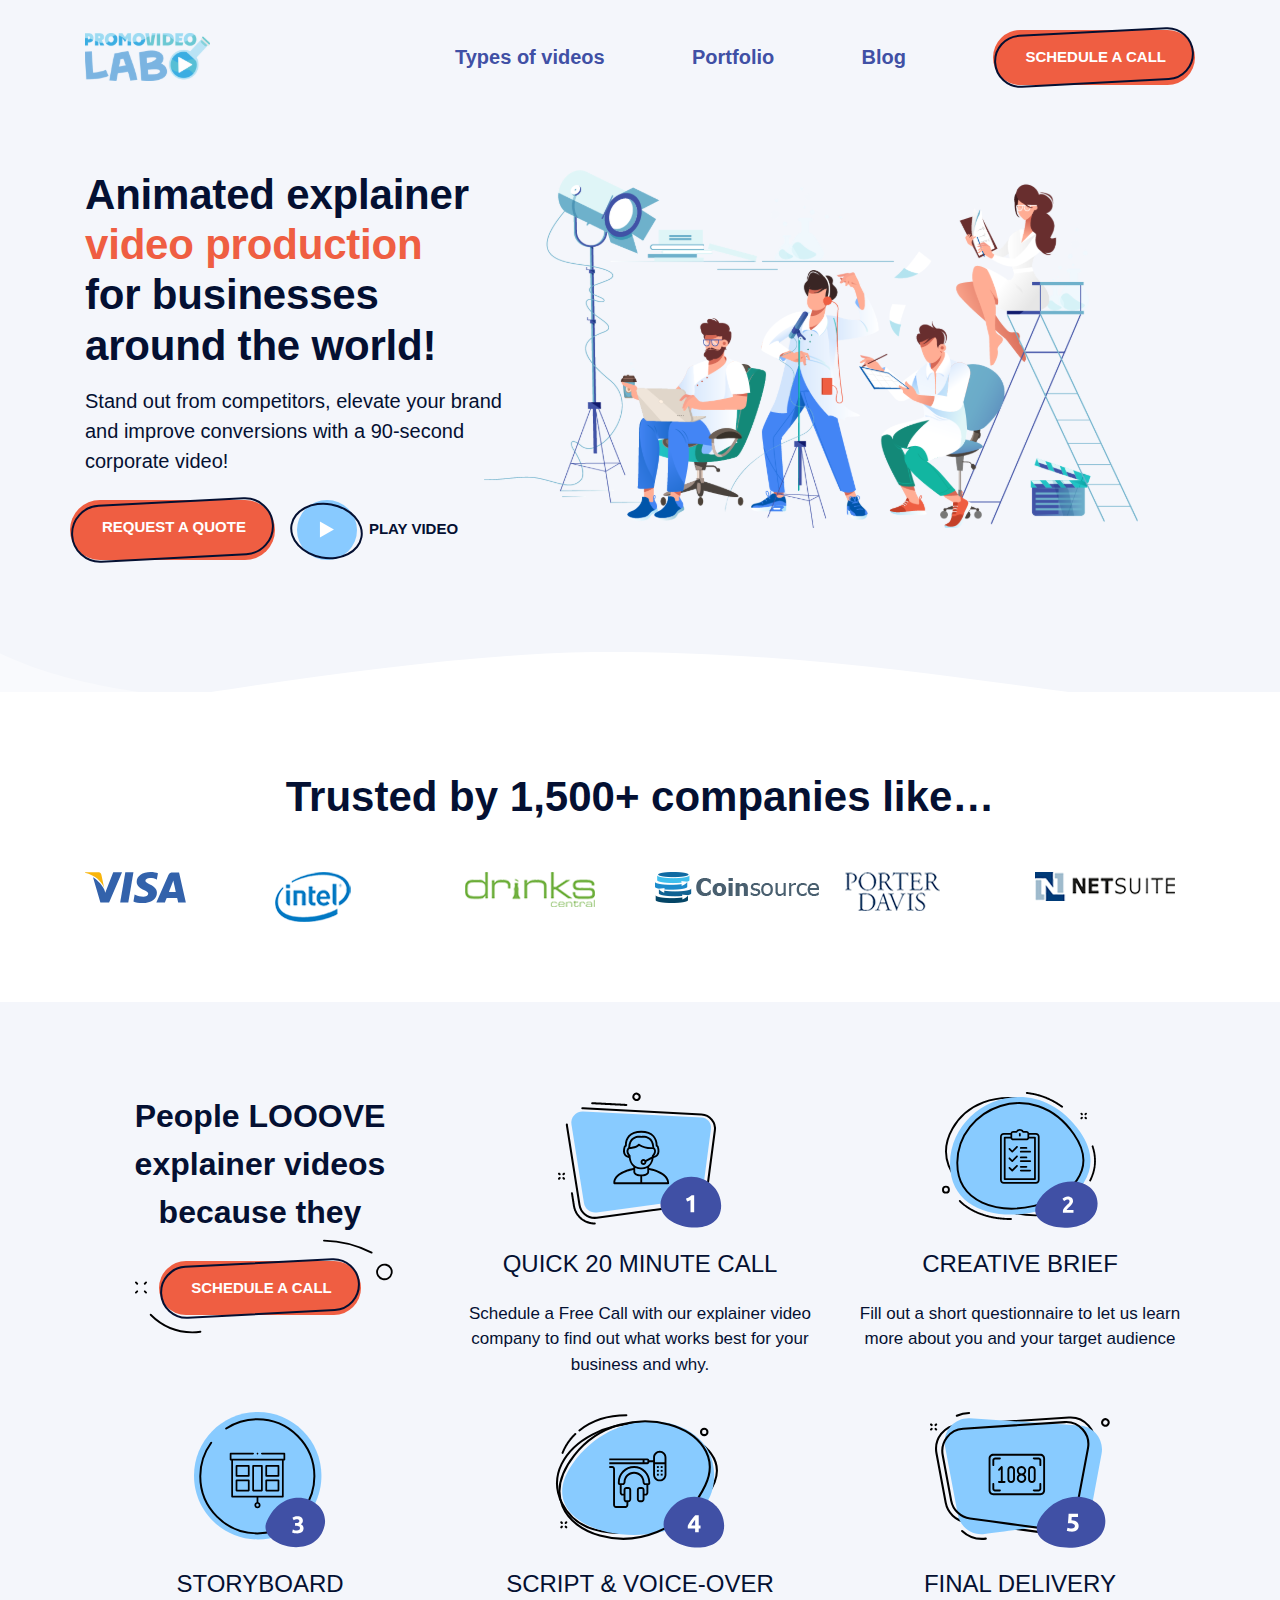
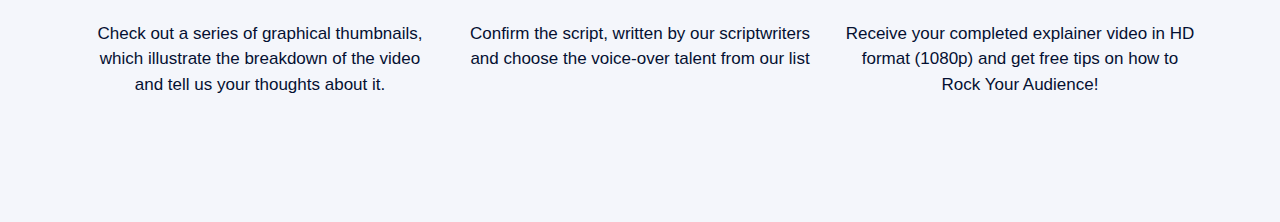
<file: index.html>
<!DOCTYPE html>
<html lang="en">

<head>
    <meta charset="UTF-8">
    <meta http-equiv="X-UA-Compatible" content="IE=edge">
    <meta name="viewport" content="width=device-width, initial-scale=1.0">
    <title>Bootstrap</title>

    <!-- Подключение Bootstrap-стилей -->
    <link rel="stylesheet" href="https://cdn.jsdelivr.net/npm/bootstrap@4.6.0/dist/css/bootstrap.min.css">

    <!-- Подключение собственных стилей -->
    <link rel="stylesheet" href="css/style.css">
</head>

<body>
    <header>
        <div class="container"><a href="#">
                <img src="img/logo.svg" alt="PromoVideoLab" class="logo">
            </a>
            <nav>
                <ul class="main-menu">
                    <li class="d-none d-lg-block"><a href="#">Types of videos</a></li>
                    <li class="d-none d-lg-block"><a href="#">Portfolio</a></li>
                    <li class="d-none d-lg-block"><a href="#">Blog</a></li>
                    <li><a class="btn" href="#">schedule a call</a></li>
                    <li class="burger-menu d-lg-none"><button></button></li>
                </ul>
            </nav>
        </div>
    </header>

    <main>
        <!-- Секция PROMO (начало) -->
        <section class="promo">
            <div class="container">
                <article class="row">
                    <div class="col-12 col-lg-5 promo-content">
                        <h1 class="title">Animated explainer <strong>video production</strong> for businesses around the
                            world!</h1>
                        <p>Stand out from competitors, elevate your brand and improve conversions with a 90-second
                            corporate video!
                        </p>
                        <div class="row buttons">
                            <a class="btn" href="#">Request a Quote</a>
                            <a class="btn-play" href="#"><span class="btn-circle btn-circle-play"></span>play video</a>
                        </div>
                    </div>
                    <img class="col-12 col-lg-7 promo-img" src="img/promo/promo-img.svg"
                        alt="Animated explainer video production for businesses around the world!">
                </article>
            </div>
        </section>
        <!-- Секция PROMO (конец) -->

        <!-- Секция COMPANIES (начало) -->
        <section class="companies">
            <div class="container">
                <h2 class="title">Trusted by 1,500+ companies like…</h2>
                <ul class="row companies-list">
                    <li class="col-6 col-sm-4 col-lg-2"><img src="img/companies/visa.svg" alt="Visa"></li>
                    <li class="col-6 col-sm-4 col-lg-2"><img src="img/companies/intel.svg" alt="Intel"></li>
                    <li class="col-6 col-sm-4 col-lg-2"><img src="img/companies/drinks.svg" alt="Drinks"></li>
                    <li class="col-6 col-sm-4 col-lg-2"><img src="img/companies/coinsource.svg" alt="CoinSource"></li>
                    <li class="col-6 col-sm-4 col-lg-2"><img src="img/companies/porter-davis.svg" alt="Porter Davis">
                    </li>
                    <li class="col-6 col-sm-4 col-lg-2"><img src="img/companies/netsuite.svg" alt="Netsuite"></li>
                </ul>
            </div>
        </section>
        <!-- Секция COMPANIES (конец) -->

        <!-- Секция STEPS (начало) -->
        <section class="steps">
            <div class="container">
                <div class="row steps-content">
                    <div class="col-12 col-md-6 col-lg-4 steps-header">
                        <h2 class="title">People LOOOVE explainer videos because they</h2>
                        <a class="btn" href="#">schedule a call</a>
                    </div>
                    <div class="col-12 col-md-6 col-lg-4 steps-item">
                        <img src="img/steps/step-1.svg" alt="QUICK 20 MINUTE CALL">
                        <h3>QUICK 20 MINUTE CALL</h3>
                        <p>Schedule a Free Call with our explainer video company to find out what works best for your
                            business
                            and why.</p>
                    </div>
                    <div class="col-12 col-md-6 col-lg-4 steps-item">
                        <img src="img/steps/step-2.svg" alt="CREATIVE BRIEF">
                        <h3>CREATIVE BRIEF</h3>
                        <p>Fill out a short questionnaire to let us learn more about you and your target audience</p>
                    </div>
                    <div class="col-12 col-md-6 col-lg-4 steps-item">
                        <img src="img/steps/step-3.svg" alt="STORYBOARD">
                        <h3>STORYBOARD</h3>
                        <p>Check out a series of graphical thumbnails, which illustrate the breakdown of the video and
                            tell us
                            your thoughts about
                            it.</p>
                    </div>
                    <div class="col-12 col-md-6 col-lg-4 steps-item">
                        <img src="img/steps/step-4.svg" alt="SCRIPT & VOICE-OVER">
                        <h3>SCRIPT & VOICE-OVER</h3>
                        <p>Confirm the script, written by our scriptwriters and choose the voice-over talent from our
                            list</p>
                    </div>
                    <div class="col-12 col-md-6 col-lg-4 steps-item">
                        <img src="img/steps/step-5.svg" alt="FINAL DELIVERY">
                        <h3>FINAL DELIVERY</h3>
                        <p>Receive your completed explainer video in HD format (1080p) and get free tips on how to Rock
                            Your
                            Audience!</p>
                    </div>
                </div>
            </div>
        </section>
        <!-- Секция STEPS (конец) -->

    </main>

    <!-- Подключение библиотеки jQuery -->
    <script src="https://code.jquery.com/jquery-3.5.1.slim.min.js"></script>

    <!-- Подключение библиотеки popper -->
    <script src="https://cdn.jsdelivr.net/npm/popper.js@1.16.1/dist/umd/popper.min.js"></script>

    <!-- Подключение скрипта Bootstrap -->
    <script src="https://cdn.jsdelivr.net/npm/bootstrap@4.6.0/dist/js/bootstrap.min.js"></script>
</body>

</html>
</file>
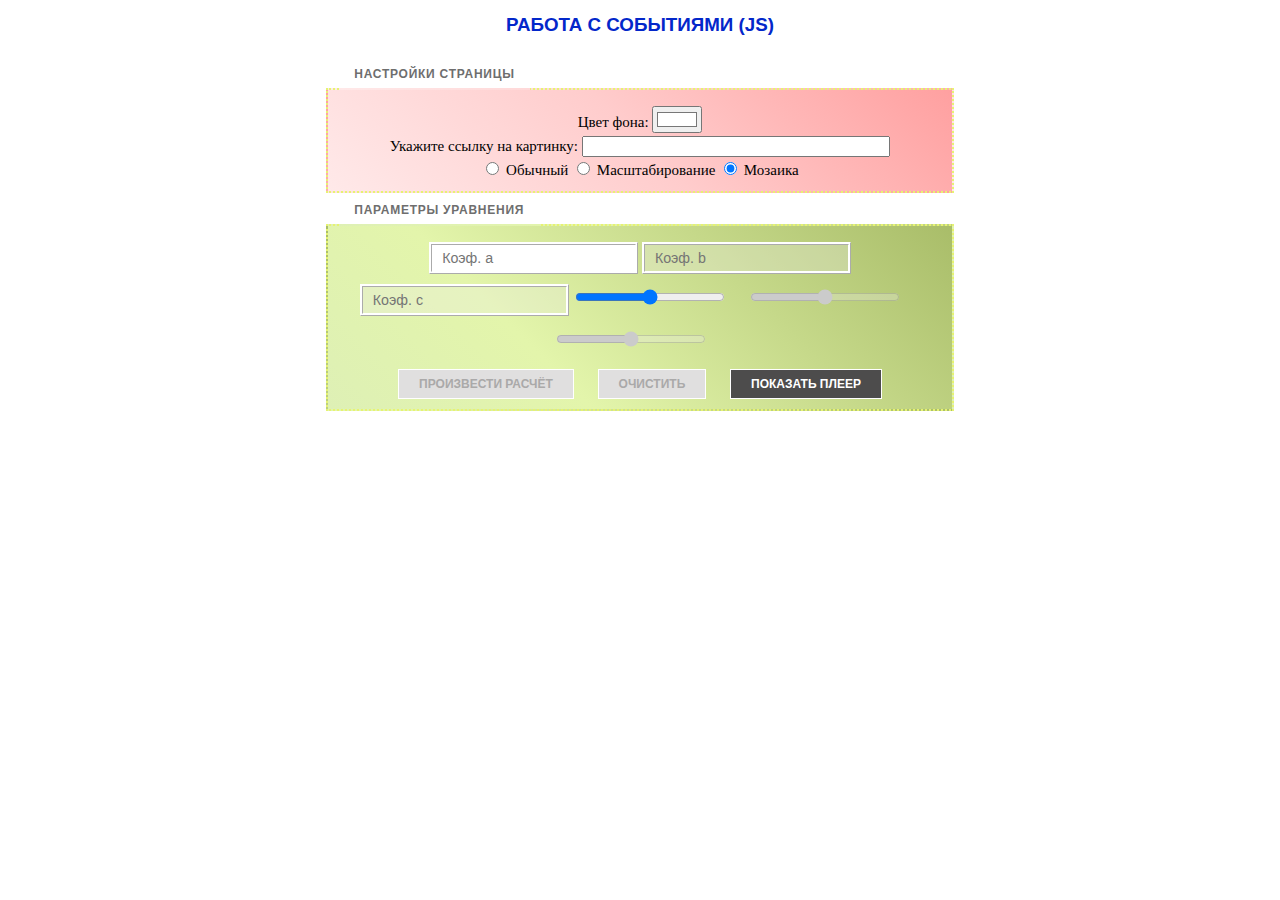
<file: Александр/equation & player/index.html>
<!DOCTYPE html>
<html lang="en">

<head>
	<meta charset="UTF-8">
	<meta http-equiv="X-UA-Compatible" content="IE=edge">
	<meta name="viewport" content="width=device-width, initial-scale=1.0">
	<title>JavaScript</title>

	<link rel="stylesheet" href="css/style.css">
</head>

<body>

	<h1 class="title">Работа с событиями (JS)</h1>

	<form name="formEquation" class="form-equation">
		<fieldset class="settings">
			<legend class="title">Настройки страницы</legend>

			<div class="form-group">
				<label for="page_bgcolor">Цвет фона: </label>
				<input id="page_bgcolor" type="color" value="#ffffff">
			</div>

			<div class="form-group">
				<label for="page_imglink">Укажите ссылку на картинку: </label>
				<input class="url" id="page_imglink" type="text">
			</div>

			<div class="form-group">
				<input id="bgSize_default" name="bgSize" type="radio">
				<label for="bgSize_default">Обычный</label>

				<input id="bgSize_zoom" name="bgSize" type="radio">
				<label for="bgSize_zoom">Масштабирование</label>

				<input id="bgSize_mosaic" name="bgSize" type="radio" checked>
				<label for="bgSize_mosaic">Мозаика</label>
			</div>

		</fieldset>
		<fieldset class="parametrs">
			<legend class="title">Параметры уравнения</legend>

			<input class="params" id="param_a" type="number" placeholder="Коэф. a">
			<input class="params" id="param_b" type="number" placeholder="Коэф. b" disabled>
			<input class="params" id="param_c" type="number" placeholder="Коэф. c" disabled>

			<input class="range" type="range" id="range_a" min="-100" value="0" max="100">
			<input class="range" type="range" id="range_b" min="-100" value="0" max="100" disabled>
			<input class="range" type="range" id="range_c" min="-100" value="0" max="100" disabled>

			<div class="buttons">
				<input class="btn btn-calc" id="btn_calc" type="button" value="Произвести расчёт" disabled>
				<input class="btn btn-reset" id="btn_reset" type="reset" value="Очистить" disabled>
				<input class="btn btn-play" id="btn_play" type="button" value="Показать плеер">
			</div>
		</fieldset>
	</form>

	<script src="js/script.js" async></script>
</body>

</html>
</file>
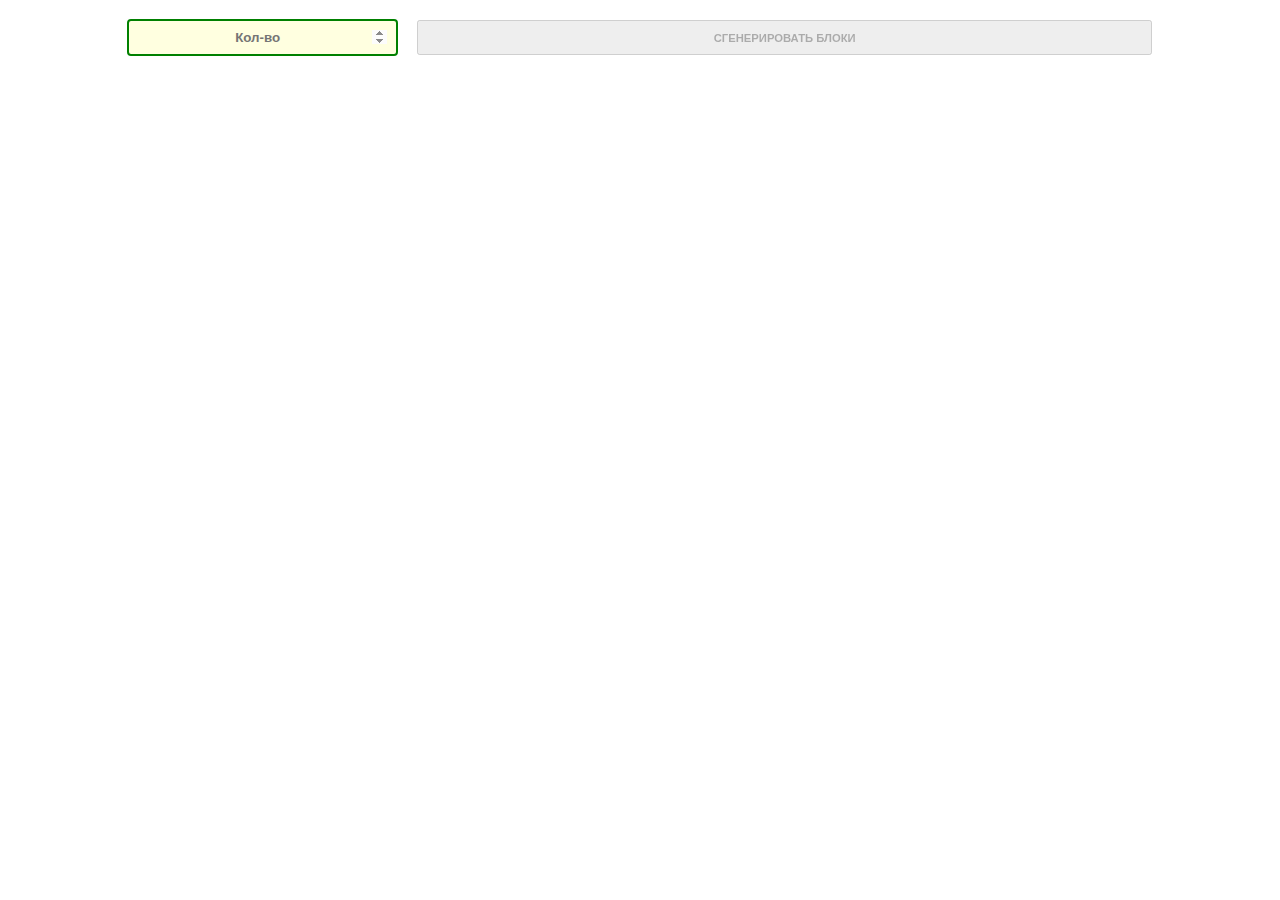
<file: Александр/блоки/index.html>
<!DOCTYPE html>
<html lang="en">
<head>
    <meta charset="UTF-8">
    <meta http-equiv="X-UA-Compatible" content="IE=edge">
    <meta name="viewport" content="width=device-width, initial-scale=1.0">
    <link rel="stylesheet" href="style.css">
    <title>Document</title>
</head>
<body>
    <form class="generate-form" name="generateForm">
        <input class="txt-input" name="countBlocks" type="number" placeholder="Кол-во" min="0" max="50">
        <input class="btn" name="btnGenerate" type="button" value="Сгенерировать блоки" disabled>
    </form>
    
    <div id="blocksContainer" class="container hiden">
    </div>
    
    <script src="script.js"></script>
</body>
</html>
</file>
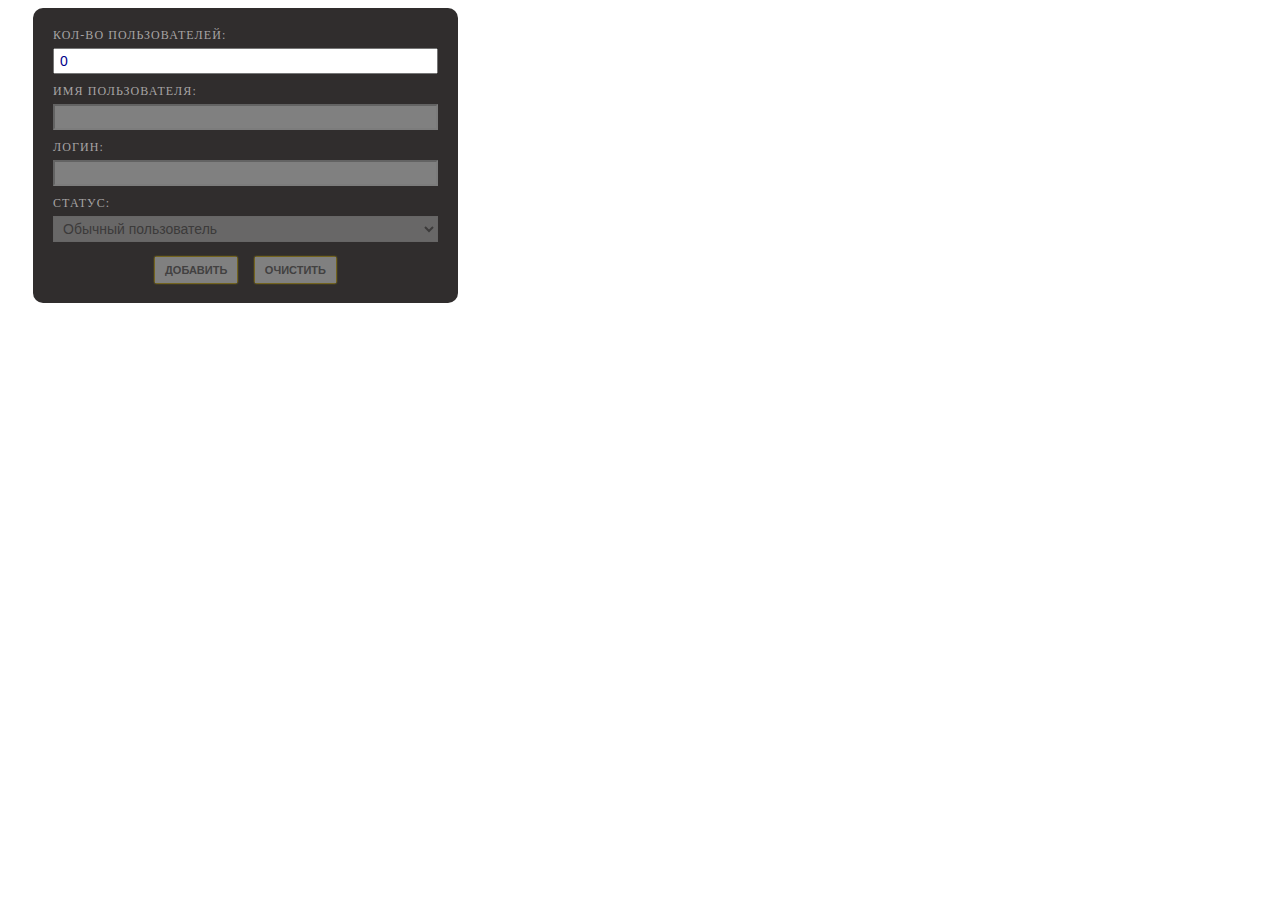
<file: js.html>
<!DOCTYPE html>
<html lang="en">

<head>
	<meta charset="UTF-8">
	<meta http-equiv="X-UA-Compatible" content="IE=edge">
	<meta name="viewport" content="width=device-width, initial-scale=1.0">
	<title>Знакомство с JavaScript</title>

	<link rel="stylesheet" href="https://cdnjs.cloudflare.com/ajax/libs/animate.css/4.1.1/animate.min.css">

	<link rel="stylesheet" href="css/js.css">
</head>

<body>

	<form name="formUsers">
		<div class="form-fields">
			<label for="countUsers">Кол-во пользователей:</label>
			<input id="countUsers" name="countUsers" type="number" value="0" min="0" max="5">

			<label for="userName">Имя пользователя:</label>
			<input type="text" name="userName" id="userName" required disabled>

			<label for="login">Логин:</label>
			<input type="text" name="login" id="login" required disabled>

			<label for="status">Статус:</label>
			<select name="status" id="status" disabled>
				<option value="user">Обычный пользователь</option>
				<option value="manager">Менеджер</option>
				<option value="admin">Администратор</option>
			</select>
		</div>
		<div class="form-buttons">
			<input name="addUser" class="form-btn btn-submit" type="button" value="Добавить" disabled>
			<input name="clear" class="form-btn btn-reset" type="reset" value="Очистить" disabled>
		</div>
	</form>



	<!-- Пример работы с событиями (начало) -->
	<!-- <h1 class="title" style="color: red;"><span>Друзья</span>, добро пожаловать!</h1>
	<button id="btn" class="btn-image">Показать картинку</button>

	<form action="#" name="form" method="POST">
		<div class="form-fields">
			<label for="login">Логин: </label>
			<input type="text" name="login" placeholder="ivanov" required minlength="6" maxlength="20"
				pattern="^[A-Za-z]([.A-Za-z0-9-]{1,18})([A-Za-z0-9])$">

			<label for="pswd">Пароль: </label>
			<input type="password" name="pswd" required minlength="6" maxlength="20">

			<label for="comments">Комментарий: </label>
			<textarea name="comments" class="comments"></textarea>
		</div>
		<div class="form-buttons">
			<input name="submit" class="form-btn btn-submit" type="submit" value="Отправить">
			<input name="reset" class="form-btn btn-reset" type="reset" value="Очистить">
		</div>
	</form> -->
	<!-- Пример работы с событиями (конец) -->

	<!-- <div class="buttons">
		<label>Выберите вариант кнопки: </label>
		<select name="variantsButton" id="variantsButton">
			<optgroup label="Размер">
				<option value="btn-default">Обычная</option>
				<option value="btn-big">Большая</option>
				<option value="btn-small">Маленькая</option>
			</optgroup>
		</select>
	</div> -->

	<script src="js/script.js"></script>
</body>

</html>
</file>
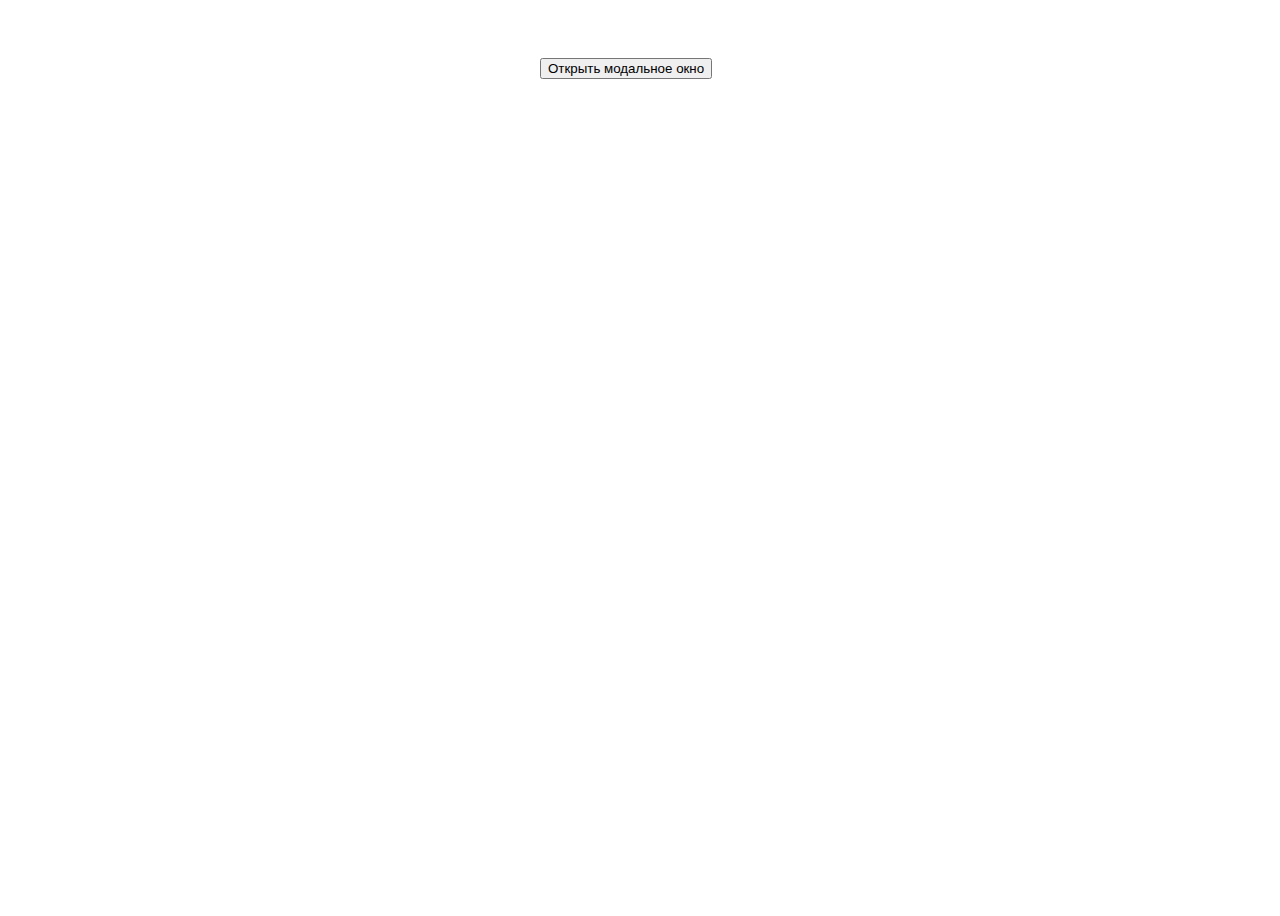
<file: jquery/html.html>
<!DOCTYPE html>
<html lang="en">
<head>
    <meta charset="UTF-8">
    <meta http-equiv="X-UA-Compatible" content="IE=edge">
    <meta name="viewport" content="width=device-width, initial-scale=1.0">
    <link rel="stylesheet" href="css.css">
    <title>Document</title>
</head>
<body>

      
    <div class="open">
        <button id="open">Открыть модальное окно</button>
    </div>

    <div class="popup-fade"> <!-- подложка -->
        <div class="popup">  <!-- модальное окно -->
            <button class="popup-close" href="#">Закрыть</button>
            <p>Всплывающее окно</p>
        </div>
    </div>
 
    <script src="jquery-3.6.0.min.js"></script>
    <script src="js.js"></script>
    
    
</body>
</html>
</file>
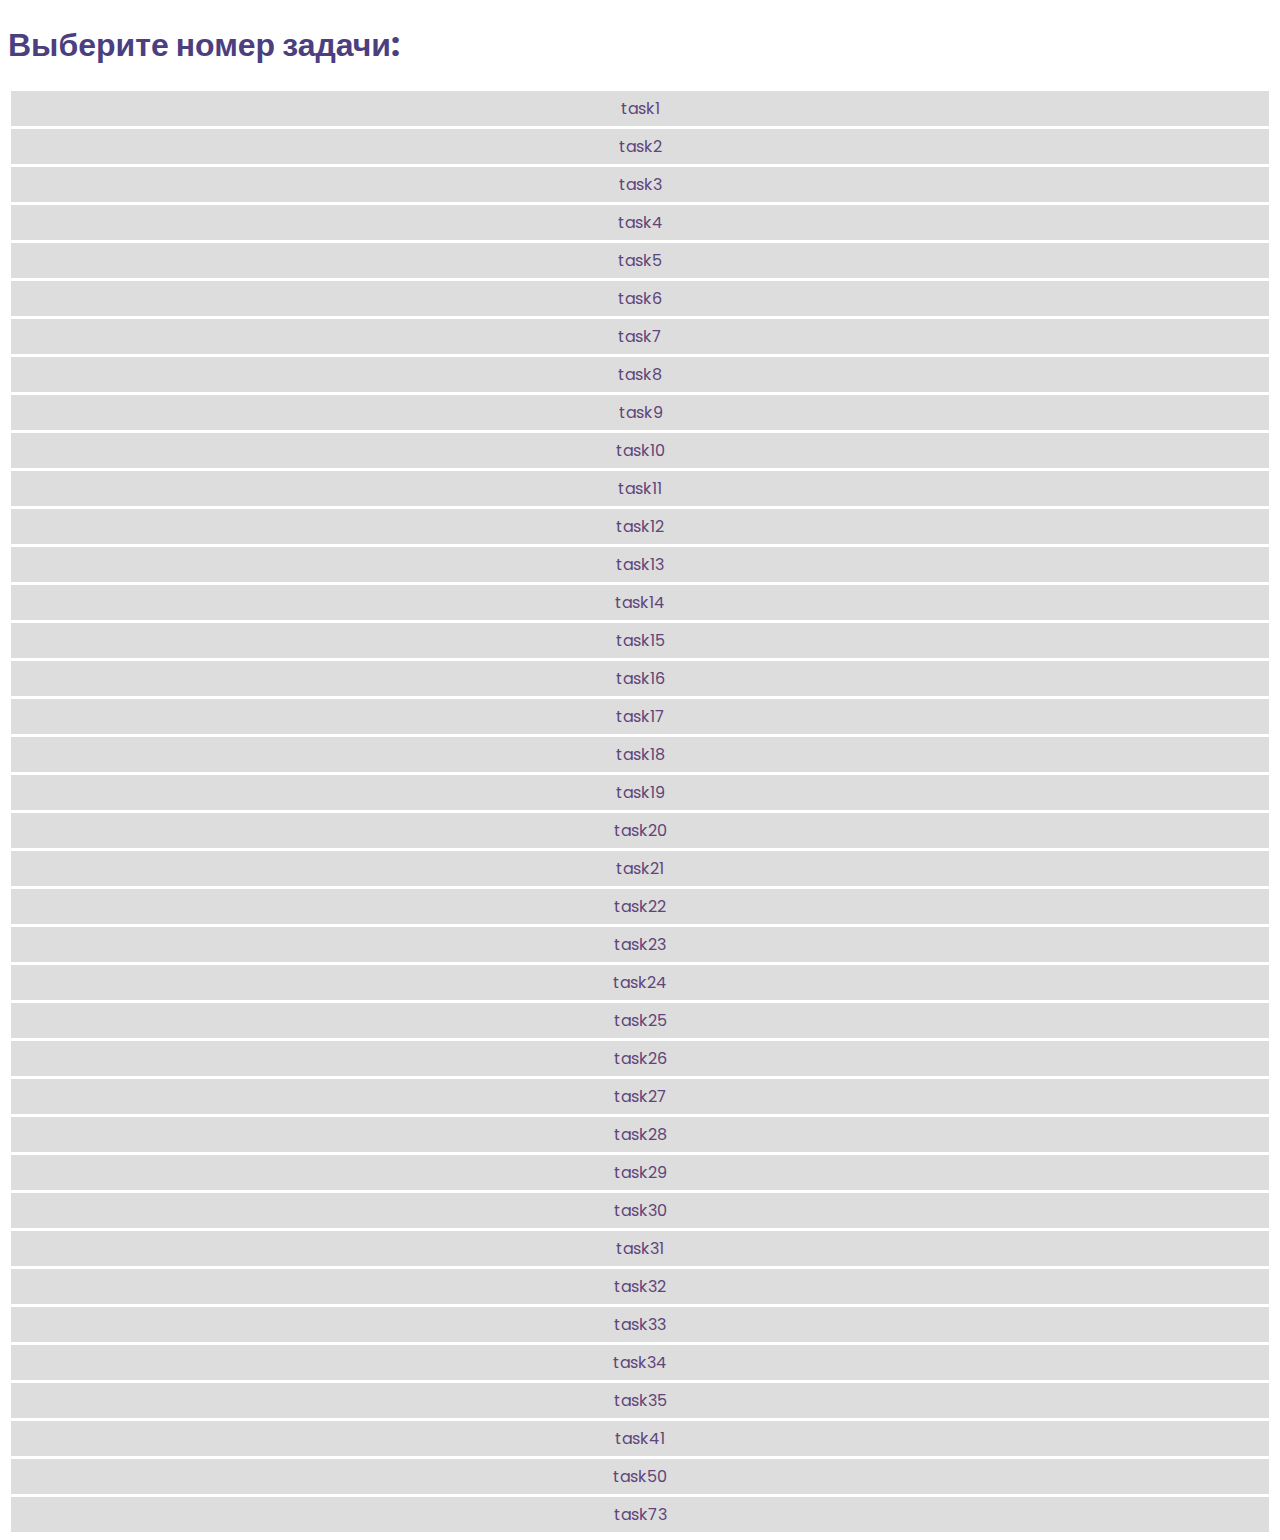
<file: tasks/test.html>
<!DOCTYPE html>
<html lang="en">
<head>
    <meta charset="UTF-8">
    <meta http-equiv="X-UA-Compatible" content="IE=edge">
    <meta name="viewport" content="width=device-width, initial-scale=1.0">
    <link rel="preconnect" href="https://fonts.gstatic.com">
    <link href="https://fonts.googleapis.com/css2?family=Poppins:wght@300&display=swap" rel="stylesheet">
    <link rel="stylesheet" href="test.css">
    <title>Document</title>
</head>
<body>

    <h1 class="task-choise">Выберите номер задачи:</h1>

    <div id="container" class="task"></div>
    
    <script src="function.js"></script>
</body>
</html>
</file>
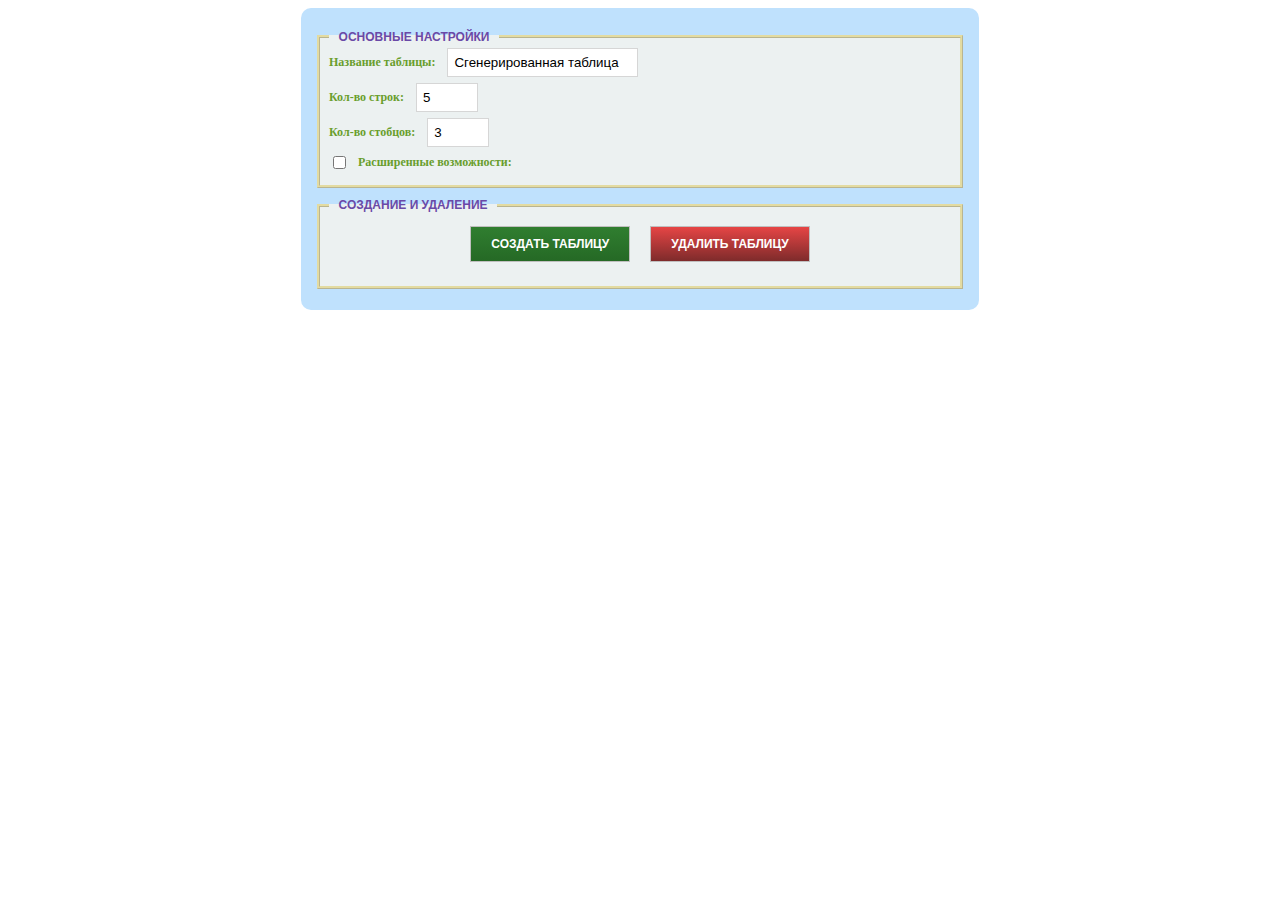
<file: Александр/table/table.html>
<!DOCTYPE html>
<html lang="ru">
<head>
    <meta charset="UTF-8">
    <meta name="viewport" content="width=device-width, initial-scale=1.0">
    <title>Создание таблицы</title>

    <link rel="stylesheet" href="css/table.css">
</head>
<body>

    <form class="table-settings" method="get" action="#">
        <fieldset>
            <legend>Основные настройки</legend>
            <div class="form-group">
                <label for="tableName">Название таблицы: </label>
                <input id="tableName" type="text" value="Сгенерированная таблица">
            </div>
            <div class="form-group">
                <label for="numberRows">Кол-во строк: </label>
                <input id="numberRows" type="number" min="1" max="20" value="5">
            </div>
            <div class="form-group">
                <label for="numberColumns">Кол-во стобцов: </label>
                <input id="numberColumns" type="number" min="1" max="10" value="3">
            </div>
            <div class="form-group">
                <input id="moreSettings" type="checkbox">
                <label for="moreSettings">Расширенные возможности: </label>
            </div>
        </fieldset>
        <fieldset class="more-settings__hidden">
            <legend>Параметры границы таблицы</legend>
            <div class="form-group">
                <label for="tableBorderWidth">Толщина: </label>
                <input id="tableBorderWidth" type="number" min="1" max="10" value="3">

                <label for="tableBorderType">Тип: </label>
                <select class="table-border-type" name="tableBorderType" id="tableBorderType">
                    <option value="solid">Сплошная</option>
                    <option value="dotted">Точечная</option>
                    <option value="dashed">Пунктирная</option>
                    <option value="double">Двойная</option>
                    <option value="groove">Объёмная</option>
                </select>

                <label for="tableBorderColor">Цвет: </label>
                <input type="color" name="tableBorderColor" id="tableBorderColor" value="#0000ff">
            </div>
        </fieldset>
        <fieldset class="more-settings__hidden">
            <legend>Параметры ячеек и строк</legend>
            <div class="form-group">
                <label for="tableDataPadding">Внутренний отступ: </label>
                <span>5px</span>
                <input id="tableDataPadding" type="range" min="5" max="30" step="5" value="10">
                <span>30px <em>(шаг 5px)</em></span>
            </div>
            <div class="form-group">
                <label for="tableDataColor">Цвет фона ячеек: </label>
                <input id="tableDataColor" type="color" value="#ffffff">
                
                <label for="tableFontSize">Размер шрифта: </label>
                <select class="table-font-size" id="tableFontSize" name="tableFontSize">
                    <option value="font-small">мелкий</option>
                    <option value="font-medium">средний</option>
                    <option value="font-normal">обычный</option>
                    <option value="font-big">большой</option>
                    <option value="font-extra-big">крупный</option>
                </select>
                
                <label for="tableFontColor">Цвет текста: </label>
                <input id="tableFontColor" type="color" value="#000000">
            </div>
            <div class="form-group">
                <label>Рамка ячеек: </label>
                <label for="tableDataWidth">толщина: </label>
                <input id="tableDataWidth" type="number" min="1" max="5" value="1">
                
                <label for="dataBorderType">тип: </label>
                <select class="data-border-type" name="dataBorderType" id="dataBorderType">
                    <option value="solid">Сплошная</option>
                    <option value="dotted" selected>Точечная</option>
                    <option value="dashed">Пунктирная</option>
                    <option value="double">Двойная</option>
                    <option value="groove">Объёмная</option>
                </select>
                
                <label for="dataBorderColor">цвет: </label>
                <input type="color" name="dataBorderColor" id="dataBorderColor" value="#00ff00">
            </div>
        </fieldset>
        <fieldset>
            <legend>Создание и удаление</legend>
            <div class="form-group form-buttons">
                <button class="btn btn-create" type="button">Создать таблицу</button>
                <button class="btn btn-remove" type="button">Удалить таблицу</button>
            </div>
        </fieldset>
    </form>

    <div class="modal modal-hidden">
        <p class="modal-title">Вы действительно хотите <br>создать таблицу?</p>
        <div class="modal-buttons">
            <button class="btn btn-yes">Да, подтверждаю</button>
            <button class="btn btn-no">Нет</button>
        </div>
    </div>

    <script src="js/createTable.js"></script>
</body>
</html>
</file>
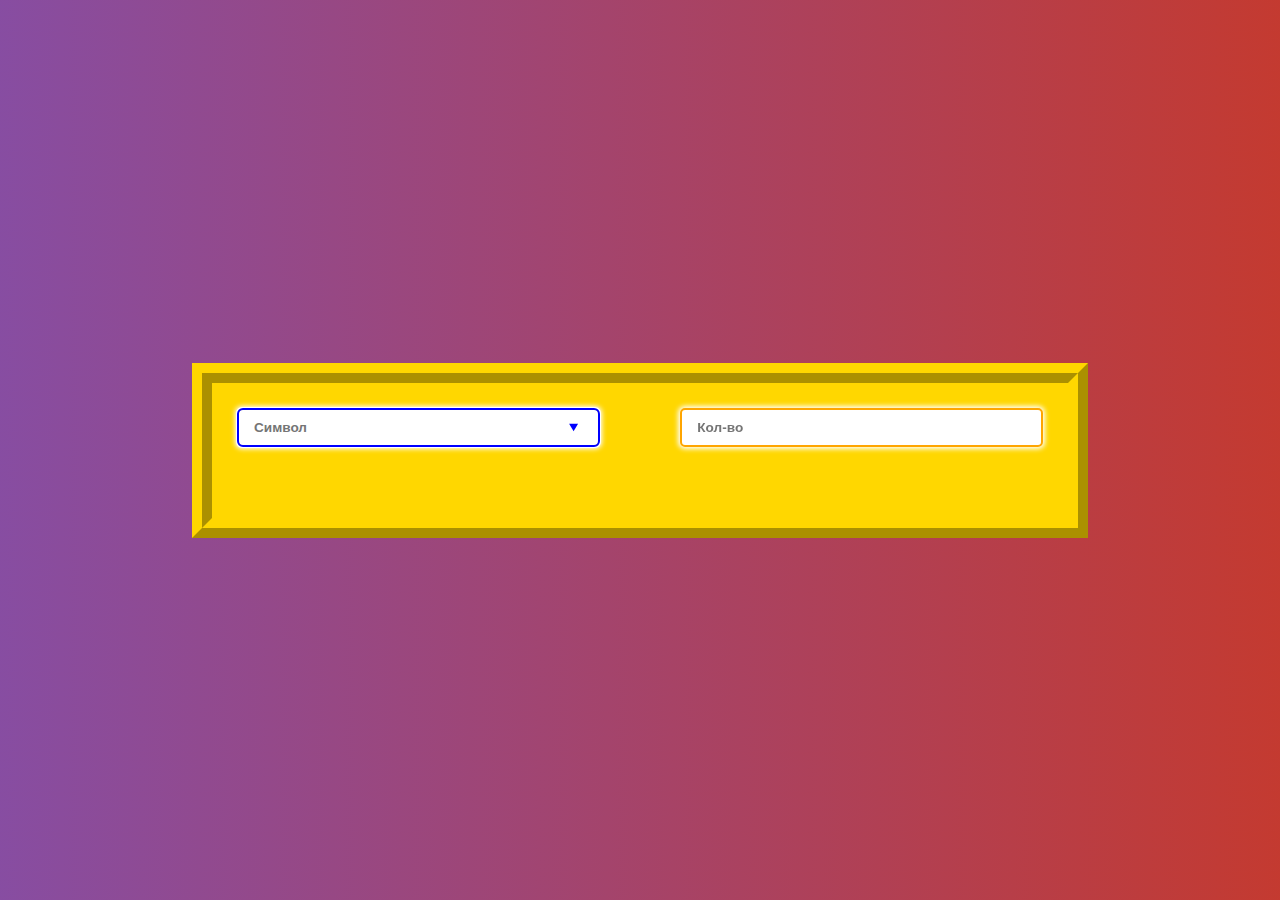
<file: Александр/массив/html.html>
<!DOCTYPE html>
<html lang="en">
<head>
    <meta charset="UTF-8">
    <meta http-equiv="X-UA-Compatible" content="IE=edge">
    <meta name="viewport" content="width=device-width, initial-scale=1.0">
    <link rel="stylesheet" href="css.css">
    <title>Document</title>
</head>
<body>
    <div class="task">
        <div class="task-parametrs">
            <input id="fldSymb" class="fld" list="listSymbols" maxlength="1" placeholder="Символ">
            <input id="fldNum" class="fld" type="number" min="0" max="20" placeholder="Кол-во" disabled>
        </div>
        <p id="result" class="result"></p>
        
        <datalist id="listSymbols">
            <option value="*"></option>
            <option value="+"></option>
            <option value="/"></option>
            <option value="."></option>
            <option value="-"></option>
        </datalist>
    </div>
    <script src="js.js"></script>
</body>
</html>
</file>
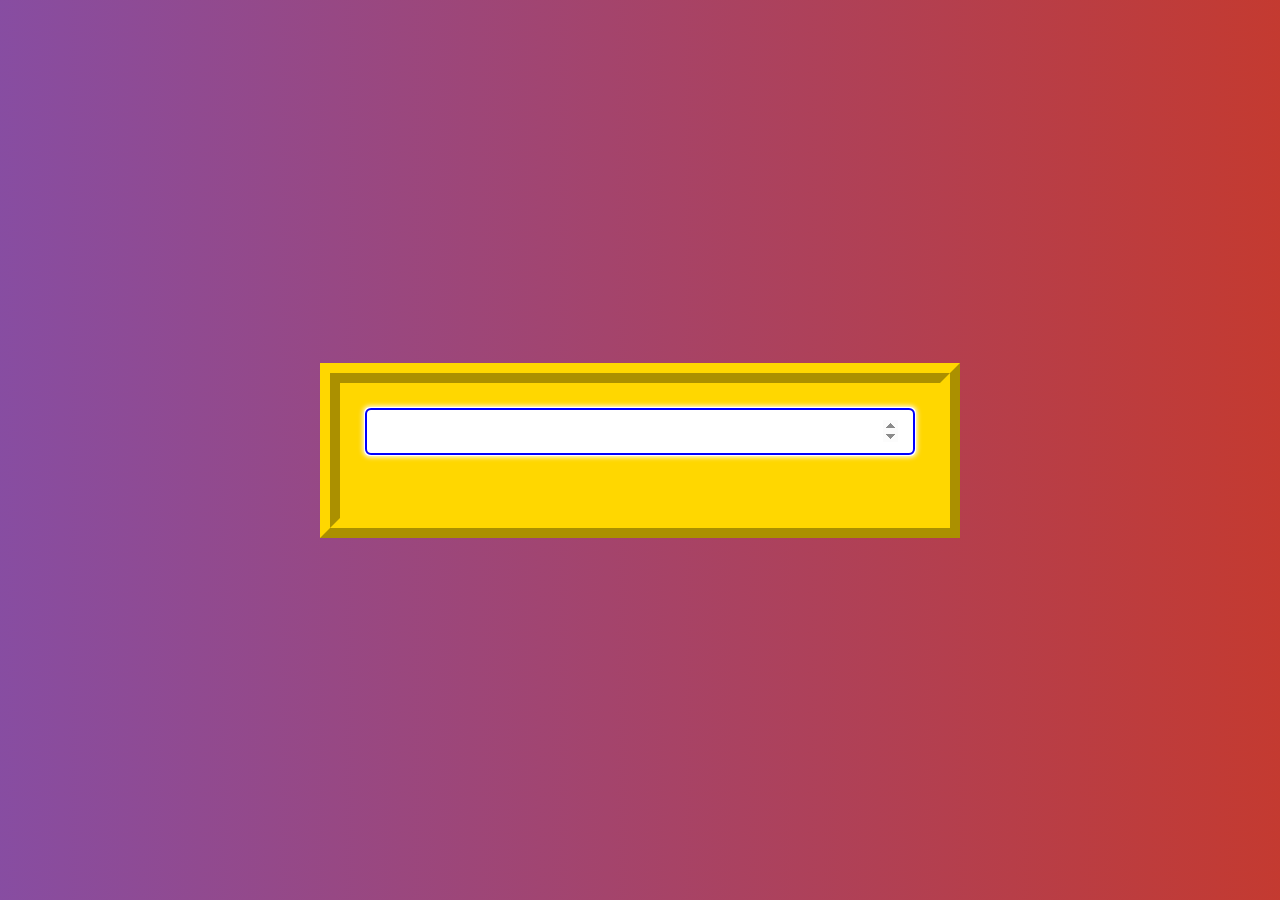
<file: Александр/сумма цифр/html.html>
<!DOCTYPE html>
<html lang="en">
<head>
    <meta charset="UTF-8">
    <meta http-equiv="X-UA-Compatible" content="IE=edge">
    <meta name="viewport" content="width=device-width, initial-scale=1.0">
    <link rel="stylesheet" href="css.css">
    <title>Document</title>
</head>
<body>
    <div class="task">
        <input id="fldNum" class="number" type="number" min="-10000" max="10000">
        <p id="result" class="result"></p>
    </div>
    <script src="js.js"></script>
</body>
</html>
</file>
<file: css/style.css>
/***** ОБЩИЕ СТИЛИ (начало) *****/
html {
    font-size: 17px;
}

body {
    font-family: "Ubuntu", sans-serif;
    font-weight: normal;
    color: #041032;

    background-color: #f4f6fb;
}

p {
    font-family: "Roboto", sans-serif;
    font-weight: normal;
    line-height: 150%;
}

ul {
    list-style-type: none;
    margin: 0;
    padding: 0;
}

a {
    font-weight: bold;
    color: #4050a5;

    transition: all 0.25s;
}

a:hover {
    color: #ef5e42;
    text-decoration: none;
}

.btn {
    box-sizing: border-box;
    position: relative;
    display: inline-block;
    padding: 18px 48px;

    text-transform: uppercase;
    font-size: 15px;
    font-weight: bold;
    color: #ffffff;
    
    border-radius: 30px;
    background-color: #ef5e42;
}

.btn:hover {
    color: #ffffff;
    background-color: #ef8042;
}

.btn:active {
    color: #ffffff;
    background-color: #b54029;
}

.btn::before {
    box-sizing: border-box;
    position: absolute;
    top: 0;
    left: 0;

    width: 100%;
    height: 100%;

    content: "";

    border: 2px solid #041032;
    border-radius: 30px;

    transform: rotate(-3deg);
    transition: all 0.5s;
}

.btn:hover::before {
    transform: rotate(3deg);
}

.btn:active::before {
    transform: rotate(0);
}

.btn-circle {
    position: relative;
    display: inline-block;
    vertical-align: middle;
    margin-right: 12px;

    width: 60px;
    height: 60px;

    border-radius: 100%;
    background-color: #ef5e42;

    transition: all 0.25s;
}

.btn-circle:hover {
    cursor: pointer;
    background-color: #ef8042;
}

.btn-circle:active {
    background-color: #b54029;
}

.btn-circle-play,
.btn-circle-plus {
    background-repeat: no-repeat;
    background-position: center;
}

.btn-circle-play {
    background-color: #88caff;
    background-image: url("../img/icon-play.svg");
}

.btn-circle-play:hover {
    background-color: #a7d5fb;
}

.btn-circle-play:active {
    background-color: #31a1fd;
}

.btn-circle-plus {
    background-image: url("../img/icon-plus.svg");
}

.btn-circle::before {
    box-sizing: border-box;
    position: absolute;
    top: 3px;
    left: -7px;

    width: 73px;
    height: 56px;

    content: "";

    border: 2px solid #041032;
    border-radius: 100%;

    transform: rotate(10deg);

    transition: all 0.5s;
}

.btn-circle:hover::before {
    transform: rotate(-180deg);
}

.btn-circle:active::before {
    width: 100%;
    height: 100%;

    top: 0;
    left: 0;
}

.title {
    font-size: 42px;
    font-weight: bold;
}
/***** ОБЩИЕ СТИЛИ (конец) *****/

/***** HEADER (начало) *****/
header {
    padding: 30px 0;
}

header .container {
    display: flex;
    justify-content: space-between;
    align-items: center;
}

header nav {
    width: 740px;
}

.main-menu {
    display: flex;
    justify-content: space-between;
    align-items: center;
}

.main-menu a:not(.btn) {
    font-size: 20px;
}

.burger-menu button {
    width: 30px;
    height: 20px;

    border: none;
    background-color: transparent;
    background-image: url("../img/icon-burger.svg");
    background-repeat: no-repeat;
    background-position: center;
}

/***** HEADER (конец) *****/

/***** Секция PROMO (начало) *****/
.promo {
    box-sizing: border-box;
    height: 627px;
    padding: 55px 0;

    background-image: url("../img/promo/bg-promo.svg");
    background-repeat: repeat-x;
    background-position: 0 bottom;
}

.promo article {
    position: relative;
}

.promo-content {
    position: relative;
    z-index: 2;

    display: flex;
    flex-direction: column;
    justify-content: space-between;

    height: 390px;
}

.promo-content .title {
    max-width: 391px;
    letter-spacing: -0.2px;
}

.promo-content strong {
    color: #ef5e42;
}

.promo-content p {
    font-size: 20px;
}

.promo-content .btn-play {
    margin-left: 22px;

    font-size: 15px;
    text-transform: uppercase;
    color: #041032;
}

.promo-content .btn-play:hover {
    color: #ef5e42;
}

.promo .promo-img {
    position: absolute;
}
/***** Секция PROMO (конец) *****/

/***** Секция COMPANIES (начало) *****/
.companies {
    margin-top: -50px;
    padding: 80px 0;
    background-color: #ffffff;
}

.companies .container {
    flex-direction: column;
}

.companies .title {
    margin-bottom: 50px;
    text-align: center;
}

.companies .companies-list {
    justify-content: space-between;
}
/***** Секция COMPANIES (конец) *****/

/***** Секция STEPS (начало) *****/
.steps {
    padding: 90px 0;
}

.steps .container {
    justify-content: center;
}

.steps-content {
    justify-content: space-between;
    flex-wrap: wrap;
}

.steps-content > div {
    display: flex;
    flex-direction: column;
    align-items: center;

    width: 370px;
    min-height: 320px;
}

.steps-header .title {
    margin-bottom: 25px;

    line-height: 150%;
    text-align: center;
}

.steps-header .btn::after {
    position: absolute;
    top: -35px;
    left: -25px;

    width: 130%;
    height: 110px;

    content: "";

    background-image: url("../img/btn_bg.svg");
    background-repeat: no-repeat;
    background-size: 100% 110px;
}

.steps-item img {
    height: 136px;
}

.steps-item h3 {
    margin: 22px 0;
    font-size: 24px;
}

.steps-item p {
    text-align: center;
}
/***** Секция STEPS (конец) *****/


@media(min-width: 1300px) {
    .container {
        max-width: 1290px;
    }

    .promo-img {
        max-width: 1100px;
        top: -36px;
        left: 27%;
    }
}

@media(max-width: 1299px) {
    .logo {
        max-width: 125px;
    }

    .btn {
        padding-left: 31px;
        padding-right: 28px;
        padding-top: 15px;
        padding-bottom: 15px;

        font-size: 15px;
    }

    .promo-img {
        max-width: 684px !important;
        left: 35%;
    }

    .steps .title {
        font-size: 32px;
    }
}

@media(max-width: 991px) {
    .main-menu {
        justify-content: flex-end;
    }

     .promo {
        padding-top: 0;
        background-image: none;
    }

    .promo-content {
        justify-content: center;
        align-items: center;
    }

    .promo-content .title,
    .promo-content p {
        text-align: center;
    }

    .title {
        font-size: 32px;
    }

    .promo-content .title {
        min-width: 276px;
        max-width: 642px;
    }

    .promo-img {
        position: relative !important;
        top: 0 !important;
        left: 0 !important;
    }

    .companies {
        margin-top: 75px;
    }
}

@media(max-width: 767px) {
    header {
        padding-bottom: 0;
    }

    .promo {
        padding-top: 30px;
    }
}

@media(max-width: 479px) {
    .logo {
        max-width: 72px;
        margin-right: 10px;
    }

    .btn {
        margin-right: 16px;

        padding-left: 20px;
        padding-right: 18px;
        padding-top: 12px;
        padding-bottom: 14px;

        font-size: 13px;
    }

    .title {
        font-size: 28px;
    }

    .promo-content .title {        
        max-width: 276px;
    }

    .buttons {
        flex-direction: column;
        margin-bottom: 50px;
    }

    .buttons .btn {
        margin-bottom: 20px;
    }
    .companies {
        margin-top: 0;
    }
}
</file>
<file: Александр/equation & player/css/style.css>
html {
	font-size: 15px;
	line-height: 160%;
}

body {
	font-family: "Georgia", serif;
}

:focus {
	outline-color: gold;
}

.title {
	text-align: center;
	text-transform: uppercase;
	font-size: 1.25rem;
	font-family: "Verdana", sans-serif;
	color: rgb(3, 39, 202);
}

.form-equation {
	width: 50%;
	margin: auto;
	margin-top: 40px;
}

.form-equation fieldset {
	text-align: center;

	border: 2px dotted rgb(230, 243, 114);
	background-image: linear-gradient(45deg, #def0b5 0%, #e3f5ab 33%, #a9bd69 100%);
}

.form-equation .settings {
	margin-bottom: 20px;
	background-image: linear-gradient(45deg, #ffe9e9 0%, #ffcccc 50%, #ffa0a0 100%);
}

.form-equation .title {
	position: relative;
	top: -15px;

	padding: 0 15px;

	text-align: left;
	text-transform: uppercase;
	letter-spacing: 0.75px;
	font-size: 0.8rem;
	font-weight: bold;

	color: rgb(110, 110, 110);
}

.form-equation .url {
	width: 50%;
}

.form-equation .params {
	box-sizing: border-box;
	padding: 5px 10px;

	font-size: 0.95rem;
	border: 3px ridge rgb(255, 255, 255);
	color: rgb(3, 187, 19);
}

.form-equation .range {
	margin-top: 15px;
	margin-right: 20px;

	width: 150px;
}

.form-equation .buttons {
	margin-top: 15px;
}

.form-equation .btn {
	padding: 7px 20px;
	border: 1px solid rgb(255, 255, 255);

	text-transform: uppercase;
	font-size: 0.8rem;
	font-weight: bold;
	color: #ffffff;

	transition: all 0.25s;
}

.form-equation .btn[disabled] {
	cursor: auto !important;
	color: rgb(170, 169, 169);
	background-image: none;
	background-color: rgb(224, 223, 223);
}

.form-equation .btn:hover {
	cursor: pointer;
	filter: saturate(2);
}

.form-equation .btn-calc {
	margin-right: 20px;
	background-image: linear-gradient(135deg, #669443 0%, #346d0c 50%, #669443 100%);
}

.form-equation .btn-reset {
	margin-right: 20px;
	background-image: linear-gradient(135deg, #944f43 0%, #c23e27 50%, #944f43 100%);
}

.form-equation .btn-play {
	background-color: rgb(77, 76, 76);
}

.solution {
	width: 50%;
	margin: auto;
	margin-top: 30px;
	padding: 20px;

	font-size: 1.5rem;
	background-color: lightyellow;
	border-left: 20px solid gold;
}

.solution strong {
	font-weight: bold;
	color: rgb(200, 75, 3);
}

.player {
	display: none;
	margin: 25px auto;
	width: 50%;
}

.player-show {
	display: block;
}
</file>
<file: Александр/блоки/style.css>
html {
	font-size: 15px;
}

:focus {
	outline-color: green;
}

.generate-form {
	display: flex;
	justify-content: center;
	
	margin: 20px auto;
	min-width: 350px;
	width: 80vw;
}

.txt-input {
	width: 25%;
	padding: 10px;
	padding-left: 15px;
	margin-right: 20px;
	
	text-align: center;
	font-weight: bold;
	color: brown;
	
	border: none;
	box-shadow: 0 0 2px gray;
	background-color: lightyellow;
}

.btn,
.btn[disabled] {
	width: 75%;
	padding: 5px 15px;
	
	font-size: 0.75rem;
	font-weight: bold;
	text-transform: uppercase;
}

.btn:not([disabled]) {
	color: darkgreen;
	
	border: none;
	background-color: lightgreen;
	
	transition: all 0.25s;
}

.btn:not([disabled]):hover {
	cursor: pointer;
	color: white;
	background-color: green;
}

.container {
	display: flex;
	justify-content: space-around;
	flex-wrap: wrap;
	padding: 20px;
	margin: auto;
	min-width: 400px;
	width: 80vw;
	min-height: 50vh;
	background-color: lightblue;
}

.error {
	outline-color: red;
}

.hiden {
	display: none;
}
</file>
<file: css/js.css>
.title {
	text-align: center;
	text-transform: uppercase;
	color: darkblue;
}

.title span {
	background-color: lightyellow;
}

.btn-image {
	display: block;
	margin: auto;
	padding: 7px 15px;

	font-size: 12px;
	font-weight: bold;
	text-transform: uppercase;

	color: white;
	background-color: rgb(153, 0, 0);

	transition: all 0.25s;
}

.btn-image:hover {
	filter: contrast(250%);
	cursor: pointer;
}

.image {
	display: block;
	margin: 50px auto;
}

.message {
	display: flex;
	align-items: center;
	justify-content: center;
	position: absolute;
	top: 20%;
	left: 50%;

	width: 300px;
	height: 150px;
	margin-left: -150px;
	margin-top: 75px;

	border-radius: 20px;
	background-color: black;
	color: white;
}

.message p {
	text-align: center;
	text-transform: uppercase;
}

.message strong {
	display: block;
	margin-top: 15px;

	color: gold;
	text-align: center;
	text-transform: lowercase;
}

.btn {
	position: absolute;
	top: 50%;
	left: 50%;
	padding: 10px 30px;

	color: #ffffff;
	text-transform: uppercase;
	background-color: darkred;
	box-shadow: 0 0 5px #ff0000;
	border-radius: 10px;
}

.btn-default {
	width: 300px;
	height: 60px;

	margin-left: -150px;
	margin-top: -30px;

	font-size: 22px;
}

.btn-big {
	width: 500px;
	height: 100px;

	margin-left: -250px;
	margin-top: -50px;

	font-size: 30px;
}

.btn-small {
	width: 150px;
	height: 50px;

	margin-left: -75px;
	margin-top: -15px;

	font-size: 15px;
}

:focus {
	outline: 1px solid gold;
}

button:hover {
	cursor: pointer;
}

form {
	box-sizing: border-box;
	display: flex;
	flex-direction: column;

	width: 425px;
	margin: auto 25px;
	padding: 20px;

	border-radius: 10px;
	color: white;
	background-color: rgb(48, 45, 45);
}

[disabled] {
	background-color: gray !important;
	color: rgb(66, 65, 65) !important;
}

form>div {
	display: flex;
}

form label {
	margin-bottom: 5px;

	font-size: 12px;
	text-transform: uppercase;
	letter-spacing: 1.1px;
	color: rgb(167, 164, 164);
}

[type="number"],
[type="text"],
[type="password"],
select,
.comments {
	margin-bottom: 10px;
	padding: 3px 5px;
	font-size: 14px;
	color: darkblue;
}

.comments {
	min-height: 75px;
}

.form-fields {
	flex-direction: column;
}

.form-buttons {
	align-self: center;
	justify-content: space-between;
	align-items: center;

	width: 47%;
	margin-top: 5px;
}

.form-btn {
	padding: 7px 10px;
	text-transform: uppercase;
	font-size: 11px;
	font-weight: bold;
	border: none;
	color: rgb(253, 246, 203);
	box-shadow: 0 0 2px gold;

	transition: all 0.5s;
}

.btn-submit {
	background-color: rgb(0, 51, 0);
}

.btn-reset {
	background-color: rgb(77, 0, 0);
}

.form-btn:hover:not[disabled] {
	cursor: pointer;
	background-color: rgb(214, 214, 214);
	color: rgb(53, 53, 53);
}

.form-btn:active {
	background-color: rgb(75, 75, 75);
	color: rgb(201, 200, 200);
}
</file>
<file: jquery/css.css>
body{
	height: 100vh;
}

.open {
	padding-top: 50px;
	width: 200px;
	margin:0 auto;
}

.popup-fade { /* подложка  */
	position: fixed;
	top: 0;
	left: 0;
	background-color: rgba(83, 75, 75, 0.2);
	height: 100%;
	width: 100%;
    display: none;
}

.popup { /* модальное окно  */
	position: fixed;
	top: 20%;
	left: 50%;
	padding: 20px;
	width: 360px;
	margin-left: -200px;	
	background: #fff;
	border: 5px solid rgb(13, 13, 14);
	border-radius: 10px; 
}

.popup-close { /* закрыть  */
	position: absolute;
	top: 10px;
	right: 10px;
}
</file>
<file: tasks/test.css>
.task-choise {
   color: rgb(75, 63, 128);
   font-family: 'Poppins', sans-serif;
}

.task div {
    padding: 5px;
    margin: 3px;
    text-align: center;
    background-color: #ddd;
    cursor: pointer;
    font-family: 'Poppins', sans-serif;
    color: rgb(96, 68, 122);
}
</file>
<file: Александр/table/css/table.css>
/*** Общие свойства ***/
html {
	font-size: 12px;
	font-family: "Verdana", sans-serif;
}

:focus {
	outline: 1px solid rgb(73, 230, 86);
}

.btn {
	display: inline-block;
	border: 1px solid rgb(192, 191, 191);
	padding: 10px 20px;
	text-transform: uppercase;
	font-size: 1rem;
	font-weight: bold;

	transition: all 0.5s;
}

.btn:hover {
	cursor: pointer;
	filter: contrast(170%);
}

.btn:active {
	filter: saturate(200%);
	outline: none;
}

/*******/

/*** Свойства формы и её элементов ***/
.table-settings {
	margin: auto;
	min-width: 550px;
	max-width: 650px;
	padding: 1.8rem 1.2rem;
	border-radius: 10px;
	background-color: rgb(191, 225, 253);
}

.table-settings fieldset {
	margin-bottom: 0.8rem;
	border: 3px ridge rgba(219, 199, 84, 0.5);
	background-color: rgb(236, 241, 241);
}

.table-settings fieldset:last-child {
	margin-bottom: 0;
}

.table-settings .more-settings__hidden {
	display: none;
}

.table-settings legend {
	padding-left: 0.8rem;
	padding-right: 0.8rem;
	font-size: 1rem;
	font-weight: bold;
	text-transform: uppercase;
	color: rgb(106, 73, 167);
}

.table-settings .form-group {
	display: flex;
	align-items: center;
	line-height: 160%;
	margin-bottom: 0.5rem;
}

.table-settings .form-buttons {
	padding: 10px;
	justify-content: center;
}

.form-group label {
	color: rgb(105, 158, 45);
	font-family: "Georgia", serif;
	font-weight: bold;
	margin-right: 1rem;
}

.form-group input,
.form-group select {
	border: 1px solid rgb(214, 214, 214);
	padding: 0.5rem;
	margin-right: 1rem;
}

.form-group input[type="color"] {
	border: none;
}

.table-settings .btn-create {
	margin-right: 20px;
	background-image: linear-gradient(rgb(48, 126, 48), rgb(37, 105, 37));
	color: #fff;
}

.table-settings .btn-remove {
	background-image: linear-gradient(rgb(230, 69, 69), rgb(126, 43, 43));
	color: #fff;
}

/*******/

/*** Модальное окно ***/

.modal {
	box-sizing: border-box;

	position: absolute;
	top: 50%;
	left: 50%;

	display: flex;
	flex-direction: column;
	align-items: center;

	margin-left: -200px;
	margin-top: -200px;
	width: 400px;
	height: 200px;
	padding: 20px;

	border-radius: 10px;
	background-color: rgba(0, 0, 0, 0.911);
}

.modal-hidden {
	display: none;
}

.modal .modal-title {
	font-size: 1.4rem;
	line-height: 150%;
	text-align: center;
	color: #fff;
}

.modal .modal-buttons {
	margin-top: 20px;
}

.modal-buttons .btn {
	color: #fff;
	border-radius: 15px;
}

.modal-buttons .btn-yes {
	margin-right: 15px;
	border-color: darkgreen;
	background-image: linear-gradient(darkgreen, black, darkgreen);
}

.modal-buttons .btn-no {
	border-color: darkred;
	background-image: linear-gradient(darkred, black, darkred);
}

/*******/

/* Свойства сгенерированной таблицы */

.error {
	display: none;
	margin: 20px auto;
	margin-bottom: 0;
	width: 50%;
	padding: 10px 15px;
	border: 3px dashed red;

	font-size: 2rem;
	font-weight: bold;
	text-align: center;
	color: blue;
}

.error__display {
	display: block;
	/* animation-name: errorDisplay; */
	/* animation-duration: 2s; */
	/* animation-iteration-count: infinite; */
}

@keyframes errorDisplay {
	0% {
		opacity: 0.5;
	}

	50% {
		opacity: 0.75;
	}

	100% {
		opacity: 1;
		background-color: yellow;
	}
}

.table {
	margin: auto;
	border: 5px solid blue;
	border-collapse: collapse;
}

.table-name {
	margin-top: 1.5rem;
	margin-bottom: 1.5rem;
	font-family: "Verdana", sans-serif;
	font-weight: bold;
	font-size: 1.25rem;
	text-transform: uppercase;
	color: darkgreen;
}

.table-header {
	background-color: rgb(141, 190, 245);
}

.table-body {
	background-color: rgb(231, 250, 186);
}

.table-footer {
	background-color: rgb(253, 203, 203);
}

.table-data {
	border: 2px solid lightgreen;
	padding: 10px;
}

.font-small {
	font-size: 0.75rem;
}

.font-medium {
	font-size: 1rem;
}

.font-normal {
	font-size: 1.2rem;
}

.font-big {
	font-size: 1.5rem;
}

.font-extra-big {
	font-size: 1.75rem;
}

/*******/
</file>
<file: Александр/массив/css.css>
body {
	background-image: linear-gradient(45deg, #874da2 0%, #c43a30 100%);
}

:focus {
	outline-color: blue;
}

.task {
	box-sizing: border-box;
	display: flex;
	flex-direction: column;
	position: absolute;
	top: 50%;
	left: 50%;
	
	width: 70%;
	min-height: 175px;
	padding: 25px;
	margin-top: -87.5px;
	margin-left: -35%;
	
	border: 20px ridge gold;
	background-color: gold;
}

.task-parametrs {
	display: flex;
	justify-content: space-between;
}

.fld {
	box-sizing: border-box;
	
	width: 45%;
	padding: 10px 15px;
	
	font-size: 0.85rem;
	font-weight: bold;
	color: blue;
	border: 2px solid orange;
	border-radius: 5px;
	box-shadow: 0 0 5px 2px white;
	background-color: white;
}

.result {
	margin-bottom: 0;
	text-align: center;
	
	font-weight: bold;
	color: blue;
}

.result span {
	color: black;
	text-transform: uppercase;
}
</file>
<file: Александр/сумма цифр/css.css>
body {
	background-image: linear-gradient(45deg, #874da2 0%, #c43a30 100%);
}

:focus {
	outline-color: blue;
}

.task {
	box-sizing: border-box;
	display: flex;
	flex-direction: column;
	position: absolute;
	top: 50%;
	left: 50%;
	
	width: 50%;
	min-height: 175px;
	padding: 25px;
	margin-top: -87.5px;
	margin-left: -25%;
	
	border: 20px ridge gold;
	background-color: gold;
}

.number {
	box-sizing: border-box;
	
	width: 100%;
	padding: 10px 15px;
	
	font-size: 1.25rem;
	font-weight: bold;
	color: blue;
	border: 2px solid orange;
	border-radius: 5px;
	box-shadow: 0 0 5px 2px white;
	background-color: white;
}

.result {
	margin-bottom: 0;
	text-align: center;
	
	font-weight: bold;
	color: blue;
}

.result span {
	color: black;
	text-transform: uppercase;
}
</file>
